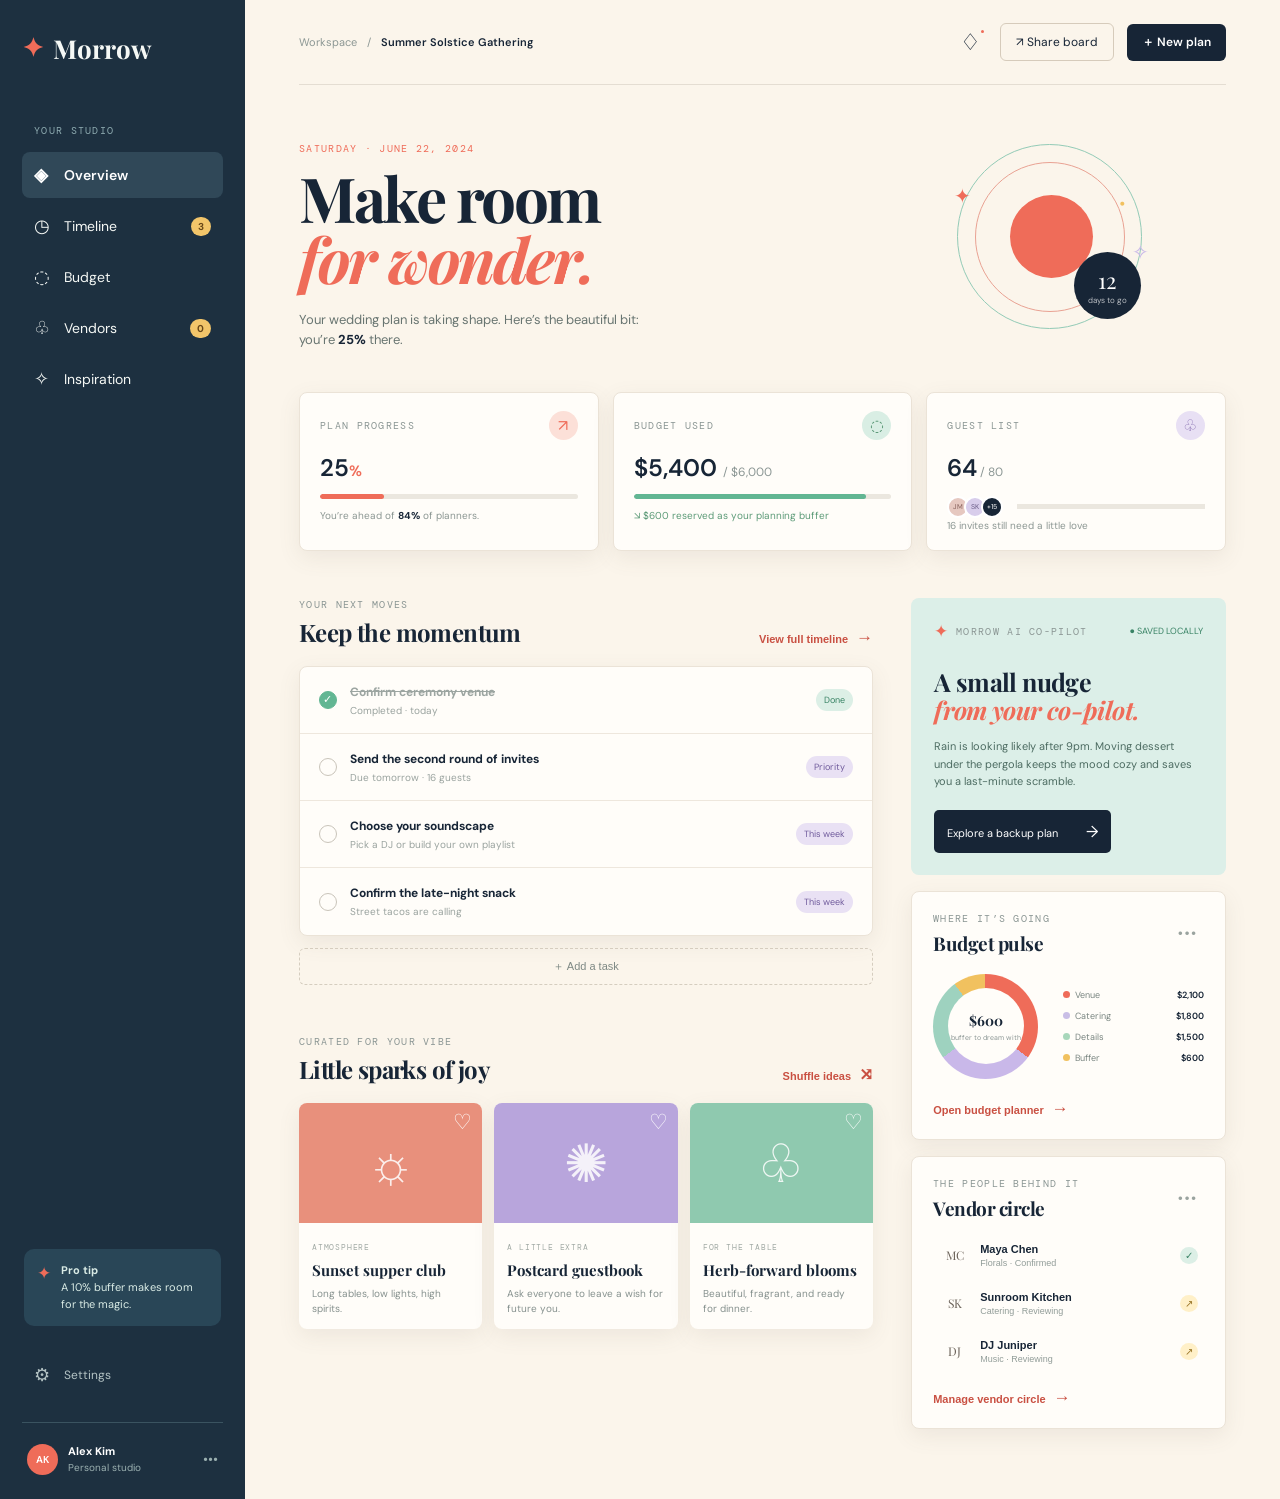
<file: index.html>
<!doctype html>
<html lang="en">
  <head>
    <meta charset="UTF-8" />
    <meta name="viewport" content="width=device-width, initial-scale=1.0" />
    <meta
      name="description"
      content="Morrow is an intelligent celebration planning command center."
    />
    <title>Morrow — Celebration planning, beautifully sorted</title>
    <link rel="preconnect" href="https://fonts.googleapis.com" />
    <link rel="preconnect" href="https://fonts.gstatic.com" crossorigin />
    <link
      href="https://fonts.googleapis.com/css2?family=DM+Mono:wght@400;500&family=DM+Sans:wght@400;500;600;700&family=Playfair+Display:wght@600;700&display=swap"
      rel="stylesheet"
    />
    <link rel="stylesheet" href="styles.css" />
  </head>
  <body>
    <a class="skip-link" href="#appMain">Skip to planning workspace</a>
    <div class="app-shell">
      <aside class="sidebar">
        <a class="brand" href="#" aria-label="Morrow home">
          <span class="brand-mark">✦</span>
          <span>Morrow</span>
        </a>
        <p class="eyebrow sidebar-label">Your studio</p>
        <nav class="main-nav" aria-label="Primary navigation">
          <a class="nav-item active" href="#overview"
            ><span>◈</span> Overview</a
          >
          <a class="nav-item" href="#timeline"
            ><span>◷</span> Timeline <b>4</b></a
          >
          <a class="nav-item" href="#budget"><span>◌</span> Budget</a>
          <a class="nav-item" href="#vendors"
            ><span>♧</span> Vendors <b>3</b></a
          >
          <a class="nav-item" href="#ideas"><span>✧</span> Inspiration</a>
        </nav>
        <div class="sidebar-bottom">
          <div class="pro-tip">
            <span class="spark">✦</span>
            <p>
              <strong>Pro tip</strong><br />A 10% buffer makes room for the
              magic.
            </p>
          </div>
          <a class="nav-item muted" href="#"><span>⚙</span> Settings</a>
          <div class="profile">
            <div class="avatar">AK</div>
            <div><strong>Alex Kim</strong><small>Personal studio</small></div>
            <span class="more">•••</span>
          </div>
        </div>
      </aside>

      <main class="main-content" id="appMain">
        <header class="topbar">
          <div class="mobile-brand">
            <span class="brand-mark">✦</span> Morrow
          </div>
          <div class="breadcrumb">
            <span>Workspace</span><i>/</i
            ><strong>Summer Solstice Gathering</strong>
          </div>
          <div class="top-actions">
            <button
              type="button"
              class="icon-btn notification"
              aria-label="Notifications"
            >
              ♢<span aria-hidden="true"></span>
            </button>
            <button type="button" class="outline-btn" id="shareBtn">
              ↗ <span>Share board</span>
            </button>
            <button type="button" class="primary-btn" id="newPlanBtn">
              ＋ New plan
            </button>
          </div>
        </header>

        <section class="hero" id="overview">
          <div>
            <p class="eyebrow coral">SATURDAY · JUNE 22, 2024</p>
            <h1>Make room<br /><em>for wonder.</em></h1>
            <p class="hero-copy">
              Your celebration is taking shape. Here’s the beautiful bit: you’re
              <strong>72%</strong> there.
            </p>
          </div>
          <div class="hero-art" aria-hidden="true">
            <div class="sun"></div>
            <div class="orbit orbit-one"></div>
            <div class="orbit orbit-two"></div>
            <span class="art-star star-one">✦</span
            ><span class="art-star star-two">✧</span
            ><span class="art-star star-three">·</span>
            <div class="art-note"><span>12</span><small>days to go</small></div>
          </div>
        </section>

        <section class="metrics-grid" aria-label="Plan summary">
          <article class="metric-card progress-card">
            <div class="metric-head">
              <span class="eyebrow">Plan progress</span
              ><span class="metric-icon coral-bg">↗</span>
            </div>
            <div class="metric-value">72<span>%</span></div>
            <div
              class="progress-track"
              role="progressbar"
              aria-label="Plan progress"
              aria-valuemin="0"
              aria-valuemax="100"
              aria-valuenow="0"
            >
              <div class="progress-fill coral-fill" style="width: 0%"></div>
            </div>
            <p class="metric-note">
              You’re ahead of <strong>84%</strong> of planners.
            </p>
          </article>
          <article class="metric-card" id="budgetMetric">
            <div class="metric-head">
              <span class="eyebrow">Budget used</span
              ><span class="metric-icon mint-bg">◌</span>
            </div>
            <div class="metric-value" id="budgetUsedValue">
              $4,280<span class="unit"> / $6,000</span>
            </div>
            <div
              class="progress-track"
              id="budgetUsedProgress"
              role="progressbar"
              aria-label="Budget used"
              aria-valuemin="0"
              aria-valuemax="100"
              aria-valuenow="71"
            >
              <div class="progress-fill mint-fill" style="width: 71%"></div>
            </div>
            <p class="metric-note positive" id="budgetNote">
              ↘ $600 reserved as your planning buffer
            </p>
          </article>
          <article class="metric-card">
            <div class="metric-head">
              <span class="eyebrow">Guest list</span
              ><span class="metric-icon lavender-bg">♧</span>
            </div>
            <div class="metric-value">64<span class="unit"> / 80</span></div>
            <div class="guest-stack">
              <span>JM</span><span>SK</span><span>+15</span>
              <div class="guest-line"></div>
            </div>
            <p class="metric-note">16 invites still need a little love</p>
          </article>
        </section>

        <section class="content-grid">
          <div class="primary-column">
            <div class="section-heading" id="timeline">
              <div>
                <p class="eyebrow">Your next moves</p>
                <h2>Keep the momentum</h2>
              </div>
              <button type="button" class="text-btn" id="viewTimelineBtn">
                View full timeline <span aria-hidden="true">→</span>
              </button>
            </div>
            <div class="task-list" id="taskList">
              <label class="task done"
                ><input type="checkbox" checked /><span class="check"></span
                ><span class="task-copy"
                  ><strong>Lock in the garden venue</strong
                  ><small>Completed · May 24</small></span
                ><span class="task-tag mint-tag">Done</span></label
              >
              <label class="task"
                ><input type="checkbox" /><span class="check"></span
                ><span class="task-copy"
                  ><strong>Send the second round of invites</strong
                  ><small>Due tomorrow · 16 guests</small></span
                ><span class="task-tag coral-tag">Priority</span></label
              >
              <label class="task"
                ><input type="checkbox" /><span class="check"></span
                ><span class="task-copy"
                  ><strong>Choose your soundscape</strong
                  ><small>Pick a DJ or build your own playlist</small></span
                ><span class="task-tag lilac-tag">This week</span></label
              >
              <label class="task"
                ><input type="checkbox" /><span class="check"></span
                ><span class="task-copy"
                  ><strong>Confirm the late-night snack</strong
                  ><small>Street tacos are calling</small></span
                ><span class="task-tag yellow-tag">This week</span></label
              >
            </div>
            <button type="button" class="add-task" id="addTaskBtn">
              ＋ Add a task
            </button>

            <div class="section-heading ideas-heading" id="ideas">
              <div>
                <p class="eyebrow">Curated for your vibe</p>
                <h2>Little sparks of joy</h2>
              </div>
              <button type="button" class="text-btn" id="shuffleBtn">
                Shuffle ideas <span aria-hidden="true">⤨</span>
              </button>
            </div>
            <div class="ideas-grid" id="ideasGrid">
              <article class="idea-card idea-terracotta">
                <div class="idea-image">
                  <span class="idea-emoji" aria-hidden="true">☼</span
                  ><button
                    type="button"
                    class="save"
                    aria-label="Save idea"
                    aria-pressed="false"
                  >
                    ♡
                  </button>
                </div>
                <div class="idea-body">
                  <span class="idea-label">Atmosphere</span>
                  <h3>Sunset supper club</h3>
                  <p>Long tables, low lights, high spirits.</p>
                </div>
              </article>
              <article class="idea-card idea-lilac">
                <div class="idea-image">
                  <span class="idea-emoji" aria-hidden="true">✺</span
                  ><button
                    type="button"
                    class="save"
                    aria-label="Save idea"
                    aria-pressed="false"
                  >
                    ♡
                  </button>
                </div>
                <div class="idea-body">
                  <span class="idea-label">A little extra</span>
                  <h3>Postcard guestbook</h3>
                  <p>Ask everyone to leave a wish for future you.</p>
                </div>
              </article>
              <article class="idea-card idea-mint">
                <div class="idea-image">
                  <span class="idea-emoji" aria-hidden="true">♧</span
                  ><button
                    type="button"
                    class="save"
                    aria-label="Save idea"
                    aria-pressed="false"
                  >
                    ♡
                  </button>
                </div>
                <div class="idea-body">
                  <span class="idea-label">For the table</span>
                  <h3>Herb-forward blooms</h3>
                  <p>Beautiful, fragrant, and ready for dinner.</p>
                </div>
              </article>
            </div>
          </div>

          <aside class="right-column">
            <section class="ai-card">
              <div class="ai-card-top">
                <span class="ai-spark">✦</span
                ><span class="eyebrow">Morrow AI co-pilot</span
                ><span class="live-dot" id="saveStatus" aria-live="polite"
                  >● saved locally</span
                >
              </div>
              <h2>A small nudge<br /><em>from your co-pilot.</em></h2>
              <p id="aiNudge" aria-live="polite">
                Rain is looking likely after 9pm. Moving dessert under the
                pergola keeps the mood cozy and saves you a last-minute
                scramble.
              </p>
              <button type="button" class="dark-btn" id="weatherBtn">
                Explore a backup plan <span aria-hidden="true">→</span>
              </button>
            </section>
            <section class="budget-card" id="budget">
              <div class="section-heading compact">
                <div>
                  <p class="eyebrow">Where it’s going</p>
                  <h2>Budget pulse</h2>
                </div>
                <button
                  type="button"
                  class="dots-btn"
                  aria-label="Budget actions"
                >
                  •••
                </button>
              </div>
              <div class="donut-wrap">
                <div
                  class="donut"
                  role="img"
                  aria-label="Budget allocation breakdown"
                >
                  <div>
                    <strong>$1,720</strong><small>buffer to dream with</small>
                  </div>
                </div>
                <div class="budget-legend" id="budgetLegend"></div>
              </div>
              <button type="button" class="link-btn" id="budgetPlannerBtn">
                Open budget planner <span aria-hidden="true">→</span>
              </button>
            </section>
            <section
              class="vendor-card"
              id="vendors"
              aria-labelledby="vendorsTitle"
            >
              <div class="section-heading compact">
                <div>
                  <p class="eyebrow">The people behind it</p>
                  <h2 id="vendorsTitle">Vendor circle</h2>
                </div>
                <button
                  type="button"
                  class="dots-btn"
                  aria-label="Vendor actions"
                >
                  •••
                </button>
              </div>
              <div id="vendorRows"></div>
              <button type="button" class="link-btn" id="addVendorBtn">
                Manage vendor circle <span aria-hidden="true">→</span>
              </button>
            </section>
          </aside>
        </section>
      </main>
    </div>
    <div
      class="toast"
      id="toast"
      role="status"
      aria-live="polite"
      aria-atomic="true"
    ></div>
    <div class="modal-backdrop" id="modalBackdrop" hidden>
      <div
        class="modal"
        role="dialog"
        aria-modal="true"
        aria-labelledby="modalTitle"
        aria-describedby="modalDescription"
      >
        <button
          type="button"
          class="modal-close"
          id="modalClose"
          aria-label="Close dialog"
        >
          ×
        </button>
        <p class="eyebrow coral">START SOMETHING LOVELY</p>
        <h2 id="modalTitle">What are we celebrating?</h2>
        <p class="modal-copy" id="modalDescription">
          Morrow AI will build you a thoughtful first draft in seconds.
        </p>
        <div class="event-options" role="group" aria-label="Event type">
          <button
            type="button"
            class="event-option selected"
            aria-pressed="true"
            data-event="Wedding"
          >
            <span aria-hidden="true">♢</span> Wedding</button
          ><button
            type="button"
            class="event-option"
            aria-pressed="false"
            data-event="Birthday"
          >
            <span aria-hidden="true">✺</span> Birthday</button
          ><button
            type="button"
            class="event-option"
            aria-pressed="false"
            data-event="Community"
          >
            <span aria-hidden="true">♧</span> Community
          </button>
        </div>
        <label class="field-label" for="eventName"
          >A name for your event<input
            id="eventName"
            value="Summer Solstice Gathering"
            maxlength="80"
            autocomplete="off"
        /></label>
        <label class="field-label" for="eventBudget"
          >Your comfortable budget<input
            id="eventBudget"
            type="number"
            value="6000"
            min="100"
            max="10000000"
            step="100"
            inputmode="decimal"
        /></label>
        <button type="button" class="primary-btn full-btn" id="generateBtn">
          Generate my plan ✦
        </button>
      </div>
    </div>
    <script src="app.js"></script>
  </body>
</html>
</file>
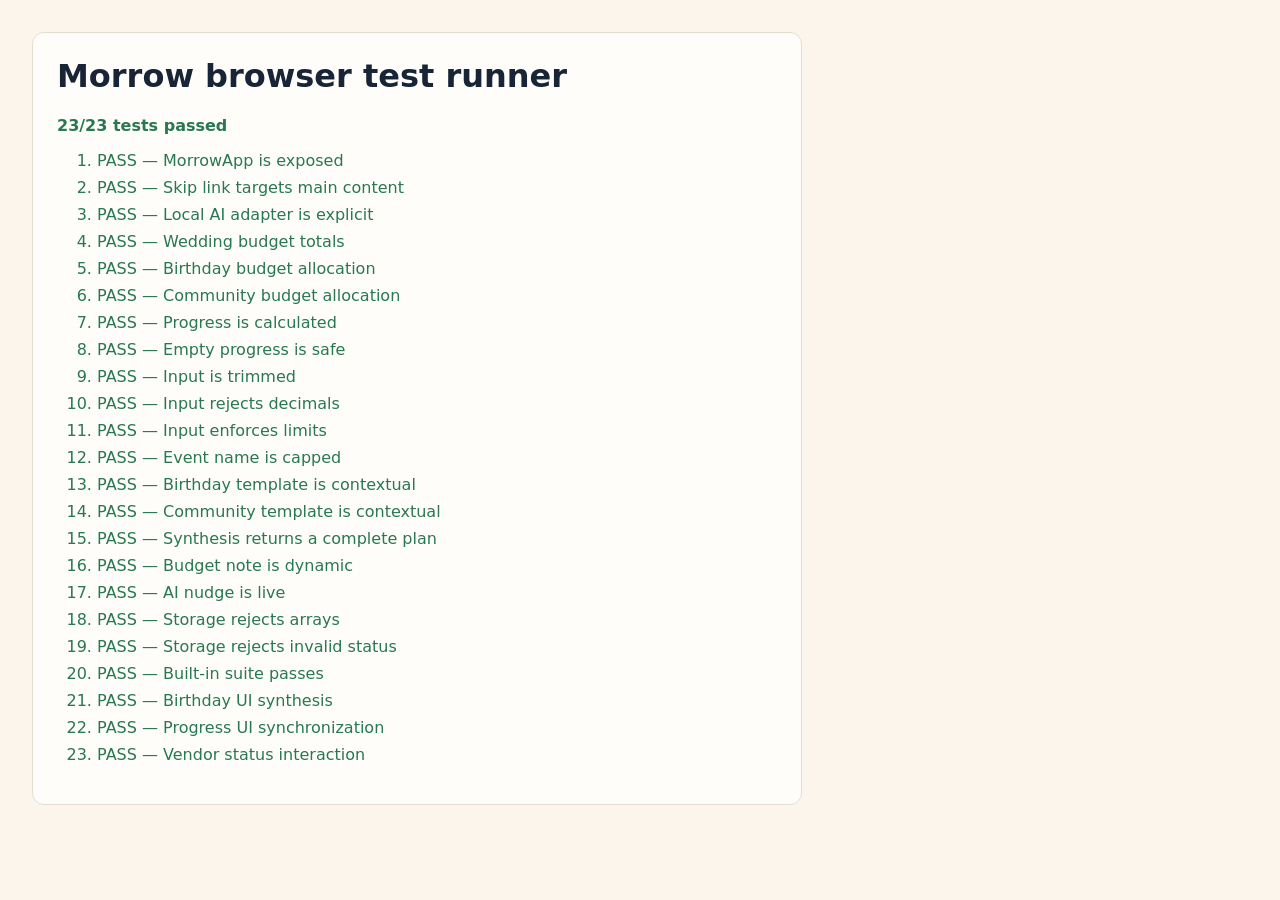
<file: tests.html>
<!doctype html>
<html lang="en">
  <head>
    <meta charset="UTF-8" />
    <meta name="viewport" content="width=device-width, initial-scale=1" />
    <title>Morrow test runner</title>
    <style>
      body {
        background: #fbf5eb;
        color: #172536;
        font:
          16px system-ui,
          sans-serif;
        margin: 0;
        padding: 32px;
      }
      main {
        background: #fffdf9;
        border: 1px solid #e4ddd2;
        border-radius: 12px;
        max-width: 720px;
        padding: 24px;
      }
      h1 {
        margin-top: 0;
      }
      #summary {
        font-weight: 700;
        margin-bottom: 16px;
      }
      .pass {
        color: #287851;
      }
      .fail {
        color: #b43f36;
      }
      li {
        margin: 8px 0;
      }
      iframe {
        height: 1px;
        opacity: 0;
        position: absolute;
        width: 1px;
      }
    </style>
  </head>
  <body>
    <main>
      <h1>Morrow browser test runner</h1>
      <p id="summary">Loading tests…</p>
      <ol id="results"></ol>
    </main>
    <iframe
      id="appFrame"
      title="Morrow application under test"
      src="index.html?test-host=1"
    ></iframe>
    <script>
      (() => {
        "use strict";
        const summary = document.querySelector("#summary");
        const results = document.querySelector("#results");
        const frame = document.querySelector("#appFrame");
        const run = async () => {
          const api = frame.contentWindow.MorrowApp;
          const tests = [
            ["MorrowApp is exposed", () => Boolean(api)],
            ["Skip link targets main content", () => {
              const skip = frame.contentWindow.document.querySelector(".skip-link");
              return skip.getAttribute("href") === "#appMain" && frame.contentWindow.document.querySelector("#appMain");
            }],
            [
              "Local AI adapter is explicit",
              () =>
                api.MorrowAI.provider === "Morrow local synthesis" &&
                api.MorrowAI.online === false,
            ],
            [
              "Wedding budget totals",
              () => {
                const b = api.calculateBudgetBreakdown(6000, "Wedding");
                return b.venue + b.catering + b.details + b.buffer === 6000;
              },
            ],
            [
              "Birthday budget allocation",
              () =>
                api.calculateBudgetBreakdown(10000, "Birthday").catering ===
                3500,
            ],
            [
              "Community budget allocation",
              () =>
                api.calculateBudgetBreakdown(10000, "Community").venue === 2000,
            ],
            [
              "Progress is calculated",
              () =>
                api.calculateProgressPercentage([
                  { completed: true },
                  { completed: false },
                ]) === 50,
            ],
            [
              "Empty progress is safe",
              () => api.calculateProgressPercentage([]) === 0,
            ],
            [
              "Input is trimmed",
              () =>
                api.validatePlanInput("  Event  ", "1000").eventName ===
                "Event",
            ],
            [
              "Input rejects decimals",
              () => api.validatePlanInput("Event", "100.5").valid === false,
            ],
            [
              "Input enforces limits",
              () =>
                api.validatePlanInput("Event", "10000000").valid &&
                !api.validatePlanInput("Event", "10000001").valid,
            ],
            [
              "Event name is capped",
              () =>
                api.validatePlanInput("x".repeat(100), "1000").eventName
                  .length === 80,
            ],
            [
              "Birthday template is contextual",
              () =>
                api.generateEventTemplate("Birthday", 5000).ideas[0].title ===
                "Disco after dark",
            ],
            [
              "Community template is contextual",
              () =>
                api.generateEventTemplate("Community", 5000).vendors[0]
                  .category === "Coordination",
            ],
            [
              "Synthesis returns a complete plan",
              () => {
                const plan = api.synthesizePlan("Community", 8000);
                return (
                  plan.tasks.length === 4 &&
                  plan.vendors.length === 3 &&
                  plan.ideas.length === 3 &&
                  plan.budget.total === 8000
                );
              },
            ],
            [
              "Budget note is dynamic",
              () => {
                const app = frame.contentWindow.document;
                const expected = api
                  .calculateBudgetBreakdown(
                    api.state.budget,
                    api.state.eventType,
                  )
                  .buffer.toLocaleString();
                return app
                  .querySelector("#budgetNote")
                  .textContent.includes(`$${expected}`);
              },
            ],
            [
              "AI nudge is live",
              () =>
                frame.contentWindow.document
                  .querySelector("#aiNudge")
                  .getAttribute("aria-live") === "polite",
            ],
            [
              "Storage rejects arrays",
              () => api.sanitizeStorageSnapshot([]).eventType === "Wedding",
            ],
            [
              "Storage rejects invalid status",
              () =>
                api.sanitizeStorageSnapshot({
                  vendors: [{ status: "Injected" }],
                }).vendors[0].status === "Reviewing",
            ],
            ["Built-in suite passes", () => api.runSelfTests().failed === 0],
            [
              "Birthday UI synthesis",
              async () => {
                const app = frame.contentWindow.document;
                app.querySelector("#newPlanBtn").click();
                app.querySelector("[data-event='Birthday']").click();
                app.querySelector("#eventName").value = "Test birthday";
                app.querySelector("#eventBudget").value = "10000";
                app.querySelector("#generateBtn").click();
                return (
                  app
                    .querySelector(".hero h1")
                    .textContent.includes("Turn up") &&
                  app.querySelectorAll("#vendorRows .vendor-row").length === 3
                );
              },
            ],
            [
              "Progress UI synchronization",
              async () => {
                const app = frame.contentWindow.document;
                const checkbox = app.querySelector(
                  "#taskList input:not(:checked)",
                );
                checkbox.click();
                return (
                  app
                    .querySelector(".progress-card .progress-track")
                    .getAttribute("aria-valuenow") === "25"
                );
              },
            ],
            [
              "Vendor status interaction",
              async () => {
                const app = frame.contentWindow.document;
                const vendor = app.querySelector("#vendorRows .vendor-row");
                const before = vendor.getAttribute("aria-label");
                vendor.click();
                const after = app
                  .querySelector("#vendorRows .vendor-row")
                  .getAttribute("aria-label");
                return before !== after && after.includes("Reviewing");
              },
            ],
          ];
          let passed = 0;
          for (const [name, test] of tests) {
            const item = document.createElement("li");
            try {
              const ok = await test();
              item.className = ok ? "pass" : "fail";
              item.textContent = `${ok ? "PASS" : "FAIL"} — ${name}`;
              if (ok) passed += 1;
            } catch (error) {
              item.className = "fail";
              item.textContent = `FAIL — ${name}: ${error.message}`;
            }
            results.append(item);
          }
          summary.textContent = `${passed}/${tests.length} tests passed`;
          summary.className = passed === tests.length ? "pass" : "fail";
        };
        frame.addEventListener("load", run, { once: true });
      })();
    </script>
  </body>
</html>
</file>
<file: styles.css>
* {
  box-sizing: border-box;
}
html {
  scroll-behavior: smooth;
}
body {
  margin: 0;
  background: var(--paper);
  color: var(--ink);
  font-family: "DM Sans", sans-serif;
  font-size: 14px;
}
.app-shell {
  display: flex;
  min-height: 100vh;
}
.sidebar {
  background: var(--nav);
  width: 245px;
  padding: 31px 22px 24px;
  display: flex;
  flex-direction: column;
  flex-shrink: 0;
}
.brand {
  align-items: center;
  color: var(--ink);
  display: flex;
  font-family: "Playfair Display", serif;
  font-size: 26px;
  font-weight: 700;
  gap: 9px;
  text-decoration: none;
}
.brand-mark {
  color: var(--coral);
  font-family: Georgia;
  font-size: 26px;
}
.eyebrow {
  color: #8b9694;
  font-family: "DM Mono", monospace;
  font-size: 10px;
  letter-spacing: 0.13em;
  margin: 0;
  text-transform: uppercase;
}
.sidebar-label {
  margin: 58px 12px 15px;
}
.main-nav {
  display: grid;
  gap: 5px;
}
.nav-item {
  align-items: center;
  border-radius: 8px;
  color: #667171;
  display: flex;
  gap: 13px;
  padding: 11px 12px;
  text-decoration: none;
}
.nav-item span {
  font-size: 18px;
  width: 17px;
}
.nav-item.active {
  background: #fff;
  color: var(--ink);
  font-weight: 600;
  box-shadow: 0 2px 9px #cdd7cf66;
}
.nav-item b {
  background: #f6d5ca;
  border-radius: 20px;
  color: var(--coral-dark);
  font-size: 10px;
  margin-left: auto;
  padding: 3px 7px;
}
.sidebar-bottom {
  margin-top: auto;
}
.pro-tip {
  background: #dfece0;
  border-radius: 10px;
  color: #52645d;
  display: flex;
  gap: 10px;
  margin: 0 2px 26px;
  padding: 13px;
}
.pro-tip p {
  font-size: 11px;
  line-height: 1.55;
  margin: 0;
}
.spark {
  color: var(--coral);
  font-size: 17px;
}
.nav-item.muted {
  font-size: 12px;
  margin-bottom: 24px;
}
.profile {
  align-items: center;
  border-top: 1px solid #d5ded6;
  display: flex;
  gap: 10px;
  padding: 21px 5px 0;
}
.avatar {
  align-items: center;
  background: var(--coral);
  border-radius: 50%;
  color: #fff;
  display: flex;
  font-size: 10px;
  font-weight: 600;
  height: 31px;
  justify-content: center;
  width: 31px;
}
.profile strong,
.profile small {
  display: block;
}
.profile strong {
  font-size: 11px;
}
.profile small {
  color: #86918e;
  font-size: 10px;
  margin-top: 3px;
}
.more {
  color: #8d9895;
  margin-left: auto;
}
.main-content {
  margin: 0 auto;
  max-width: 1380px;
  padding: 0 54px 70px;
  width: 100%;
}
.topbar {
  align-items: center;
  border-bottom: 1px solid var(--line);
  display: flex;
  height: 85px;
  justify-content: space-between;
}
.breadcrumb {
  color: #a1aaa6;
  font-size: 11px;
}
.breadcrumb i {
  font-style: normal;
  margin: 0 10px;
}
.breadcrumb strong {
  color: var(--ink);
  font-weight: 600;
}
.top-actions {
  align-items: center;
  display: flex;
  gap: 13px;
}
.icon-btn,
.outline-btn,
.primary-btn,
.dark-btn {
  border: 0;
  cursor: pointer;
  font: inherit;
}
.icon-btn {
  background: transparent;
  color: #52605f;
  font-size: 23px;
  position: relative;
}
.notification span {
  background: var(--coral);
  border: 2px solid var(--paper);
  border-radius: 50%;
  height: 7px;
  position: absolute;
  right: 1px;
  top: 2px;
  width: 7px;
}
.outline-btn,
.primary-btn {
  border-radius: 6px;
  padding: 10px 15px;
}
.outline-btn {
  background: transparent;
  border: 1px solid #d9dfd9;
  color: #52605f;
  font-size: 12px;
}
.primary-btn {
  background: var(--ink);
  color: #fff;
  font-size: 12px;
  font-weight: 600;
}
.hero {
  align-items: center;
  display: flex;
  justify-content: space-between;
  padding: 57px 7% 41px 0;
}
.coral {
  color: var(--coral);
}
h1,
h2,
h3,
p {
  margin-top: 0;
}
h1 {
  font-family: "Playfair Display", serif;
  font-size: 62px;
  letter-spacing: -0.04em;
  line-height: 0.98;
  margin: 13px 0 20px;
}
h1 em,
h2 em {
  color: var(--coral);
  font-style: italic;
}
h2 {
  font-family: "Playfair Display", serif;
  font-size: 24px;
  letter-spacing: -0.025em;
  margin: 5px 0 0;
}
.hero-copy {
  color: #74807d;
  font-size: 13px;
  line-height: 1.6;
  margin: 0;
  max-width: 350px;
}
.hero-copy strong {
  color: var(--ink);
}
.hero-art {
  height: 170px;
  position: relative;
  width: 230px;
}
.sun {
  background: var(--coral);
  border-radius: 50%;
  height: 83px;
  left: 79px;
  position: absolute;
  top: 33px;
  width: 83px;
}
.orbit {
  border: 1px solid #e8ad9f;
  border-radius: 50%;
  height: 150px;
  left: 44px;
  position: absolute;
  top: 0;
  width: 150px;
}
.orbit-two {
  border-color: #b9d7c6;
  height: 185px;
  left: 26px;
  top: -18px;
  width: 185px;
}
.art-star {
  color: var(--coral);
  font-size: 20px;
  position: absolute;
}
.star-one {
  left: 23px;
  top: 21px;
}
.star-two {
  color: #9e87ca;
  right: 12px;
  top: 77px;
}
.star-three {
  color: #ddaa38;
  font-size: 35px;
  left: 188px;
  top: 18px;
}
.art-note {
  align-items: center;
  background: var(--ink);
  border-radius: 50%;
  color: #fff;
  display: flex;
  flex-direction: column;
  height: 67px;
  justify-content: center;
  position: absolute;
  right: 20px;
  top: 90px;
  width: 67px;
}
.art-note span {
  font-family: "Playfair Display";
  font-size: 22px;
}
.art-note small {
  font-size: 8px;
  opacity: 0.7;
}
.metrics-grid {
  display: grid;
  gap: 14px;
  grid-template-columns: repeat(3, 1fr);
}
.metric-card {
  background: #fff;
  border: 1px solid #edf0ec;
  border-radius: 8px;
  min-height: 151px;
  padding: 18px 20px;
  box-shadow: 0 4px 16px #bccac01a;
}
.metric-head {
  align-items: center;
  display: flex;
  justify-content: space-between;
}
.metric-icon {
  align-items: center;
  border-radius: 50%;
  display: flex;
  font-size: 16px;
  height: 29px;
  justify-content: center;
  width: 29px;
}
.coral-bg {
  background: #fce1da;
  color: var(--coral);
}
.mint-bg {
  background: #dcefe4;
  color: #51916e;
}
.lavender-bg {
  background: #ebe5f5;
  color: #8b74b4;
}
.metric-value {
  font-size: 24px;
  font-weight: 600;
  margin: 12px 0 11px;
}
.metric-value span {
  color: var(--coral);
  font-size: 15px;
}
.metric-value .unit {
  color: #8b9694;
  font-size: 12px;
  font-weight: 400;
}
.progress-track {
  background: #edf1ed;
  border-radius: 3px;
  height: 5px;
  overflow: hidden;
}
.progress-fill {
  border-radius: 3px;
  height: 100%;
}
.coral-fill {
  background: var(--coral);
}
.mint-fill {
  background: #83caa4;
}
.metric-note {
  color: #8c9793;
  font-size: 10px;
  margin: 10px 0 0;
}
.metric-note strong {
  color: var(--ink);
}
.metric-note.positive {
  color: #5d9b78;
}
.guest-stack {
  align-items: center;
  display: flex;
  height: 5px;
  margin-top: 21px;
  position: relative;
}
.guest-stack span {
  align-items: center;
  background: #e6c8c0;
  border: 2px solid #fff;
  border-radius: 50%;
  color: #855e58;
  display: flex;
  font-size: 7px;
  height: 22px;
  justify-content: center;
  margin-right: -5px;
  width: 22px;
  z-index: 2;
}
.guest-stack span:nth-child(2) {
  background: #d8cdeb;
  color: #695a86;
}
.guest-stack span:nth-child(3) {
  background: var(--ink);
  color: #fff;
  font-size: 7px;
}
.guest-line {
  background: #edf1ed;
  height: 5px;
  position: absolute;
  right: 0;
  width: 73%;
  z-index: 0;
}
.content-grid {
  display: grid;
  gap: 38px;
  grid-template-columns: minmax(0, 1.55fr) minmax(290px, 0.85fr);
  padding-top: 47px;
}
.section-heading {
  align-items: end;
  display: flex;
  justify-content: space-between;
  margin-bottom: 18px;
}
.text-btn,
.link-btn {
  background: none;
  border: 0;
  color: var(--coral-dark);
  cursor: pointer;
  font-size: 11px;
  font-weight: 600;
  padding: 0;
}
.text-btn span,
.link-btn span {
  font-size: 17px;
  margin-left: 5px;
}
.task-list {
  background: #fff;
  border: 1px solid #edf0ec;
  border-radius: 8px;
  box-shadow: 0 4px 16px #bccac01a;
}
.task {
  align-items: center;
  border-bottom: 1px solid #edf0ec;
  cursor: pointer;
  display: flex;
  gap: 13px;
  min-height: 67px;
  padding: 13px 19px;
}
.task:last-child {
  border: 0;
}
.check {
  border: 1px solid #c9d2cd;
  border-radius: 50%;
  height: 18px;
  position: relative;
  width: 18px;
}
.task input:checked + .check {
  background: #8fcba7;
  border-color: #8fcba7;
}
.task input:checked + .check:after {
  color: #fff;
  content: "✓";
  font-size: 11px;
  left: 3px;
  position: absolute;
  top: 0;
}
.task-copy {
  display: flex;
  flex-direction: column;
  flex: 1;
  gap: 4px;
}
.task-copy strong {
  font-size: 12px;
}
.task-copy small {
  color: #9aa39f;
  font-size: 10px;
}
.task.done .task-copy strong {
  color: #9ca5a1;
  text-decoration: line-through;
}
.task-tag {
  border-radius: 20px;
  font-size: 9px;
  padding: 5px 8px;
}
.mint-tag {
  background: #e2f2e7;
  color: #55936f;
}
.coral-tag {
  background: #fde8e2;
  color: #c96758;
}
.lilac-tag {
  background: #eee9f7;
  color: #806aa7;
}
.yellow-tag {
  background: #fcf1d2;
  color: #aa8a38;
}
.add-task {
  background: none;
  border: 1px dashed #cfd8d1;
  border-radius: 6px;
  color: #84918c;
  cursor: pointer;
  font-size: 11px;
  margin-top: 12px;
  padding: 10px;
  width: 100%;
}
.ideas-heading {
  margin-top: 50px;
}
.ideas-grid {
  display: grid;
  gap: 12px;
  grid-template-columns: repeat(3, 1fr);
}
.idea-card {
  background: #fff;
  border-radius: 8px;
  overflow: hidden;
}
.idea-image {
  align-items: center;
  display: flex;
  height: 120px;
  justify-content: center;
  position: relative;
}
.idea-terracotta .idea-image {
  background: #e8a08e;
}
.idea-lilac .idea-image {
  background: #c9b9e4;
}
.idea-mint .idea-image {
  background: #b4daca;
}
.idea-emoji {
  color: #fff;
  font-size: 53px;
  opacity: 0.85;
}
.save {
  color: #fff;
  font-size: 21px;
  position: absolute;
  right: 10px;
  top: 8px;
}
.idea-body {
  padding: 13px;
}
.idea-label {
  color: #a2aaa5;
  font-family: "DM Mono";
  font-size: 8px;
  letter-spacing: 0.1em;
  text-transform: uppercase;
}
.idea-body h3 {
  font-family: "Playfair Display";
  font-size: 15px;
  margin: 6px 0;
}
.idea-body p {
  color: #86918e;
  font-size: 10px;
  line-height: 1.5;
  margin: 0;
}
.right-column {
  display: grid;
  gap: 16px;
}
.ai-card {
  background: #dbeee2;
  border-radius: 8px;
  padding: 22px 23px;
}
.ai-card-top {
  align-items: center;
  display: flex;
  gap: 8px;
}
.ai-spark {
  color: var(--coral);
  font-size: 17px;
}
.live-dot {
  color: #78a886;
  font-size: 9px;
  margin-left: auto;
  text-transform: uppercase;
}
.ai-card h2 {
  font-size: 25px;
  line-height: 1.12;
  margin: 26px 0 14px;
}
.ai-card p {
  color: #5c7168;
  font-size: 11px;
  line-height: 1.6;
  margin-bottom: 19px;
}
.dark-btn {
  background: var(--ink);
  border-radius: 5px;
  color: #fff;
  font-size: 11px;
  padding: 11px 13px;
}
.dark-btn span {
  font-size: 16px;
  margin-left: 25px;
}
.budget-card,
.vendor-card {
  background: #fff;
  border: 1px solid #edf0ec;
  border-radius: 8px;
  padding: 20px 21px;
}
.compact {
  align-items: center;
  margin-bottom: 18px;
}
.compact h2 {
  font-size: 19px;
}
.dots-btn {
  background: transparent;
  border: 0;
  color: #9aa39f;
  letter-spacing: 2px;
}
.donut-wrap {
  align-items: center;
  display: flex;
  gap: 25px;
}
.donut {
  align-items: center;
  background: conic-gradient(
    var(--coral) 0 48%,
    #c9bee6 48% 82%,
    #a8d7bb 82% 100%
  );
  border-radius: 50%;
  display: flex;
  height: 105px;
  justify-content: center;
  position: relative;
  width: 105px;
}
.donut:after {
  background: #fff;
  border-radius: 50%;
  content: "";
  height: 76px;
  position: absolute;
  width: 76px;
}
.donut div {
  position: relative;
  text-align: center;
  z-index: 1;
}
.donut strong,
.donut small {
  display: block;
}
.donut strong {
  font-family: "Playfair Display";
  font-size: 14px;
}
.donut small {
  color: #8b9694;
  font-size: 7px;
  margin-top: 3px;
}
.budget-legend {
  display: grid;
  gap: 9px;
  flex: 1;
}
.budget-legend span {
  color: #798580;
  font-size: 9px;
}
.budget-legend b {
  color: var(--ink);
  float: right;
  font-weight: 600;
}
.dot {
  border-radius: 50%;
  display: inline-block;
  height: 7px;
  margin-right: 5px;
  width: 7px;
}
.dot-coral {
  background: var(--coral);
}
.dot-lilac {
  background: #c9bee6;
}
.dot-mint {
  background: #a8d7bb;
}
.link-btn {
  display: block;
  margin-top: 20px;
}
.vendor-row {
  align-items: center;
  display: flex;
  gap: 10px;
  margin-bottom: 15px;
}
.vendor-avatar {
  align-items: center;
  border-radius: 50%;
  color: #6b6259;
  display: flex;
  font-family: "Playfair Display";
  font-size: 12px;
  height: 31px;
  justify-content: center;
  width: 31px;
}
.photo-one {
  background: #e9c6a9;
}
.photo-two {
  background: #c6dfd0;
}
.photo-three {
  background: #d8c9ec;
}
.vendor-row strong,
.vendor-row small {
  display: block;
}
.vendor-row strong {
  font-size: 11px;
}
.vendor-row small {
  color: #929d99;
  font-size: 9px;
  margin-top: 3px;
}
.vendor-status {
  background: #dcf1e2;
  border-radius: 50%;
  color: #62a477;
  font-size: 10px;
  margin-left: auto;
  padding: 3px 5px;
}
.vendor-status.pending {
  background: #f8ebca;
  color: #c1953d;
}
.vendor-status.alert {
  background: #fae3de;
  color: var(--coral-dark);
  font-weight: 700;
}
.mobile-brand {
  display: none;
}
.toast {
  background: var(--ink);
  border-radius: 5px;
  bottom: 25px;
  color: #fff;
  font-size: 12px;
  left: 50%;
  opacity: 0;
  padding: 13px 18px;
  position: fixed;
  transform: translate(-50%, 20px);
  transition: 0.25s;
  z-index: 20;
}
.toast.show {
  opacity: 1;
  transform: translate(-50%, 0);
}
.modal-backdrop {
  align-items: center;
  background: #17222999;
  display: flex;
  inset: 0;
  justify-content: center;
  position: fixed;
  z-index: 10;
}
.modal {
  background: #fbfcf9;
  border-radius: 12px;
  box-shadow: 0 20px 70px #17222933;
  max-width: 450px;
  padding: 34px;
  position: relative;
  width: calc(100% - 35px);
}
.modal-close {
  background: none;
  border: 0;
  color: #7a8581;
  cursor: pointer;
  font-size: 25px;
  position: absolute;
  right: 20px;
  top: 13px;
}
.modal h2 {
  font-size: 31px;
  margin: 10px 0;
}
.modal-copy {
  color: #7a8581;
  font-size: 12px;
}
.event-options {
  display: grid;
  gap: 8px;
  grid-template-columns: repeat(3, 1fr);
  margin: 25px 0;
}
.event-option {
  background: #fff;
  border: 1px solid #dfe5df;
  border-radius: 6px;
  color: #65716e;
  cursor: pointer;
  font-size: 11px;
  padding: 13px 5px;
}
.event-option span {
  display: block;
  font-size: 20px;
  margin-bottom: 6px;
}
.event-option.selected {
  background: #fce5df;
  border-color: #eeaa9c;
  color: var(--coral-dark);
}
.field-label {
  color: #7a8581;
  display: block;
  font-size: 10px;
  margin-top: 14px;
}
.field-label input {
  background: #fff;
  border: 1px solid #dfe5df;
  border-radius: 5px;
  color: var(--ink);
  display: block;
  font: inherit;
  font-size: 12px;
  margin-top: 6px;
  padding: 11px;
  width: 100%;
}
.full-btn {
  margin-top: 23px;
  width: 100%;
}
[hidden] {
  display: none !important;
}
@media (max-width: 1000px) {
  .sidebar {
    width: 205px;
  }
  .main-content {
    padding: 0 28px 60px;
  }
  .hero {
    padding-right: 0;
  }
  .content-grid {
    gap: 22px;
    grid-template-columns: minmax(0, 1.3fr) minmax(270px, 0.8fr);
  }
}
@media (max-width: 760px) {
  .app-shell {
    display: block;
  }
  .sidebar {
    display: none;
  }
  .main-content {
    padding: 0 17px 45px;
  }
  .topbar {
    height: 65px;
  }
  .mobile-brand {
    align-items: center;
    display: flex;
    font-family: "Playfair Display";
    font-size: 20px;
    font-weight: 700;
    gap: 5px;
  }
  .breadcrumb {
    display: none;
  }
  .outline-btn span {
    display: none;
  }
  .top-actions {
    gap: 8px;
  }
  .hero {
    padding: 39px 0 31px;
  }
  .hero-art {
    transform: scale(0.75);
    transform-origin: right center;
    width: 180px;
  }
  .hero h1 {
    font-size: 46px;
  }
  .hero-copy {
    font-size: 12px;
    max-width: 230px;
  }
  .metrics-grid {
    grid-template-columns: 1fr;
  }
  .metric-card {
    min-height: 130px;
  }
  .content-grid {
    display: block;
    padding-top: 33px;
  }
  .right-column {
    margin-top: 38px;
  }
  .ideas-grid {
    grid-template-columns: 1fr 1fr;
  }
  .ideas-grid .idea-card:last-child {
    display: none;
  }
  .section-heading {
    align-items: flex-start;
  }
  .text-btn {
    margin-top: 6px;
  }
  .task {
    padding-left: 13px;
    padding-right: 13px;
  }
  .task-tag {
    font-size: 8px;
  }
  .modal {
    padding: 28px 22px;
  }
}
@media (max-width: 430px) {
  .hero-art {
    display: none;
  }
  .hero h1 {
    font-size: 51px;
  }
  .hero-copy {
    max-width: 280px;
  }
  .top-actions .primary-btn {
    padding: 10px;
  }
  .ideas-grid {
    grid-template-columns: 1fr;
  }
  .ideas-grid .idea-card:last-child {
    display: block;
  }
  .idea-image {
    height: 100px;
  }
}
body {
  background: var(--paper);
}
.sidebar {
  background: var(--nav);
}
.nav-item.active,
.metric-card,
.task-list,
.idea-card,
.budget-card,
.vendor-card {
  background: var(--surface);
}
.pro-tip,
.ai-card {
  background: var(--surface-soft);
}
.coral-bg {
  background: var(--accent-soft);
}
.mint-bg {
  background: #dce9df;
}
.lavender-bg {
  background: #e5dfed;
}
.idea-terracotta .idea-image {
  background: #d99480;
}
.idea-lilac .idea-image {
  background: #b9abd2;
}
.idea-mint .idea-image {
  background: #9fc9b1;
}
.event-option.selected {
  background: var(--accent-soft);
  border-color: #d99480;
}
.modal {
  background: var(--surface);
}
.donut:after {
  background: var(--surface);
}
.task-list,
.metric-card,
.budget-card,
.vendor-card {
  box-shadow: 0 6px 20px #65756812;
}

/* Midnight Garden theme: one token source keeps the visual system predictable. */
:root {
  --ink: #172536;
  --muted: #69747d;
  --line: #e4ddd2;
  --paper: #fbf5eb;
  --white: #fffdf9;
  --coral: #ef6c59;
  --coral-dark: #c95042;
  --mint: #9ed2bf;
  --lilac: #c9b8e9;
  --yellow: #f1c15f;
  --nav: #1d3040;
  --surface: #fffdf9;
  --surface-soft: #dcefe8;
  --accent-soft: #fce0d8;
  --sage-dark: #78b39c;
}
.skip-link {
  position: absolute;
  left: 16px;
  top: -60px;
  z-index: 30;
  padding: 10px 14px;
  border-radius: 6px;
  background: var(--yellow);
  color: var(--ink);
  font-weight: 700;
  text-decoration: none;
}
.skip-link:focus {
  top: 16px;
}
body {
  background: var(--paper);
  color: var(--ink);
}
.sidebar {
  background: var(--nav);
  color: #fff;
}
.sidebar-label,
.sidebar .eyebrow {
  color: #8eabb0;
}
.brand,
.sidebar .nav-item {
  color: #f5f8f5;
}
.nav-item.active {
  background: #304858;
  color: #fff;
  box-shadow: none;
}
.nav-item b {
  background: #f2c56a;
  color: #684718;
}
.nav-item.muted {
  color: #b4c3c4;
}
.pro-tip {
  background: #294657;
  color: #d9ebe5;
}
.profile {
  border-color: #3a5360;
}
.profile small,
.more {
  color: #9bb0b0;
}
.avatar {
  background: var(--coral);
}
.main-content {
  background: var(--paper);
}
.topbar {
  border-color: var(--line);
}
.breadcrumb {
  color: #8c9794;
}
.breadcrumb strong {
  color: var(--ink);
}
.icon-btn {
  color: var(--ink);
}
.outline-btn {
  border-color: #d6cbbb;
  color: var(--ink);
}
.primary-btn,
.dark-btn {
  background: var(--ink);
}
.hero h1 {
  color: var(--ink);
}
.hero-copy {
  color: #687571;
}
.hero-art .sun {
  background: var(--coral);
}
.orbit {
  border-color: #e9a293;
}
.orbit-two {
  border-color: #93cbb7;
}
.star-two {
  color: var(--lilac);
}
.star-three {
  color: var(--yellow);
}
.metric-card,
.task-list,
.idea-card,
.budget-card,
.vendor-card {
  background: var(--surface);
  border-color: #ebe3d7;
  box-shadow: 0 7px 22px #6b625218;
}
.metric-icon.coral-bg {
  background: var(--accent-soft);
}
.metric-icon.mint-bg {
  background: #d9eee4;
}
.metric-icon.lavender-bg {
  background: #e8e0f4;
}
.progress-track,
.guest-line {
  background: #ebe7df;
}
.mint-fill {
  background: #62b693;
}
.task {
  border-color: #eee7dd;
}
.check {
  border-color: #c9c4ba;
}
.task input:checked + .check {
  background: #62b693;
  border-color: #62b693;
}
.mint-tag {
  background: #dcefe6;
  color: #398365;
}
.coral-tag {
  background: #fce0d8;
  color: #b24c3e;
}
.lilac-tag {
  background: #e9e1f4;
  color: #705b9c;
}
.yellow-tag {
  background: #fff0c8;
  color: #9a7627;
}
.add-task {
  border-color: #d5cdbf;
  color: #7e8984;
}
.idea-terracotta .idea-image {
  background: #e8907c;
}
.idea-lilac .idea-image {
  background: #b8a5dc;
}
.idea-mint .idea-image {
  background: #8fc9af;
}
.ai-card {
  background: #dcefe8;
  color: var(--ink);
}
.ai-card p {
  color: #4d6c62;
}
.live-dot {
  color: #398365;
}
.donut {
  background: conic-gradient(
    var(--coral) 0 48%,
    var(--lilac) 48% 82%,
    var(--mint) 82% 100%
  );
}
.donut:after {
  background: var(--surface);
}
.vendor-status {
  background: #dcefe6;
  color: #398365;
}
.vendor-status.pending {
  background: #fff0c8;
  color: #9a7627;
}
.vendor-status.alert {
  background: #fce0d8;
  color: #b24c3e;
}
.text-btn,
.link-btn {
  color: var(--coral-dark);
}
.modal {
  background: var(--surface);
}
.event-option.selected {
  background: var(--accent-soft);
  border-color: #e8907c;
  color: var(--coral-dark);
}
.modal-backdrop {
  background: #172536bb;
}
.save {
  background: transparent;
  border: 0;
  cursor: pointer;
  line-height: 1;
  padding: 0;
}
button:focus-visible,
a:focus-visible,
input:focus-visible {
  outline: 3px solid #f1c15f;
  outline-offset: 3px;
}
input:focus-visible {
  border-color: var(--coral-dark);
}
.task input:focus-visible + .check {
  outline: 3px solid #f1c15f;
  outline-offset: 2px;
}
@media (prefers-reduced-motion: reduce) {
  *,
  *::before,
  *::after {
    scroll-behavior: auto !important;
    transition-duration: 0.01ms !important;
    animation-duration: 0.01ms !important;
  }
}
.task input {
  display: block;
  height: 1px;
  opacity: 0;
  overflow: hidden;
  position: absolute;
  width: 1px;
}
.check {
  pointer-events: none;
}
.vendor-row {
  background: transparent;
  border: 0;
  color: inherit;
  cursor: pointer;
  text-align: left;
  width: 100%;
}
.vendor-row:focus-visible {
  outline: 3px solid var(--yellow);
  outline-offset: 3px;
}
.dot-gold {
  background: var(--yellow);
}
</file>
